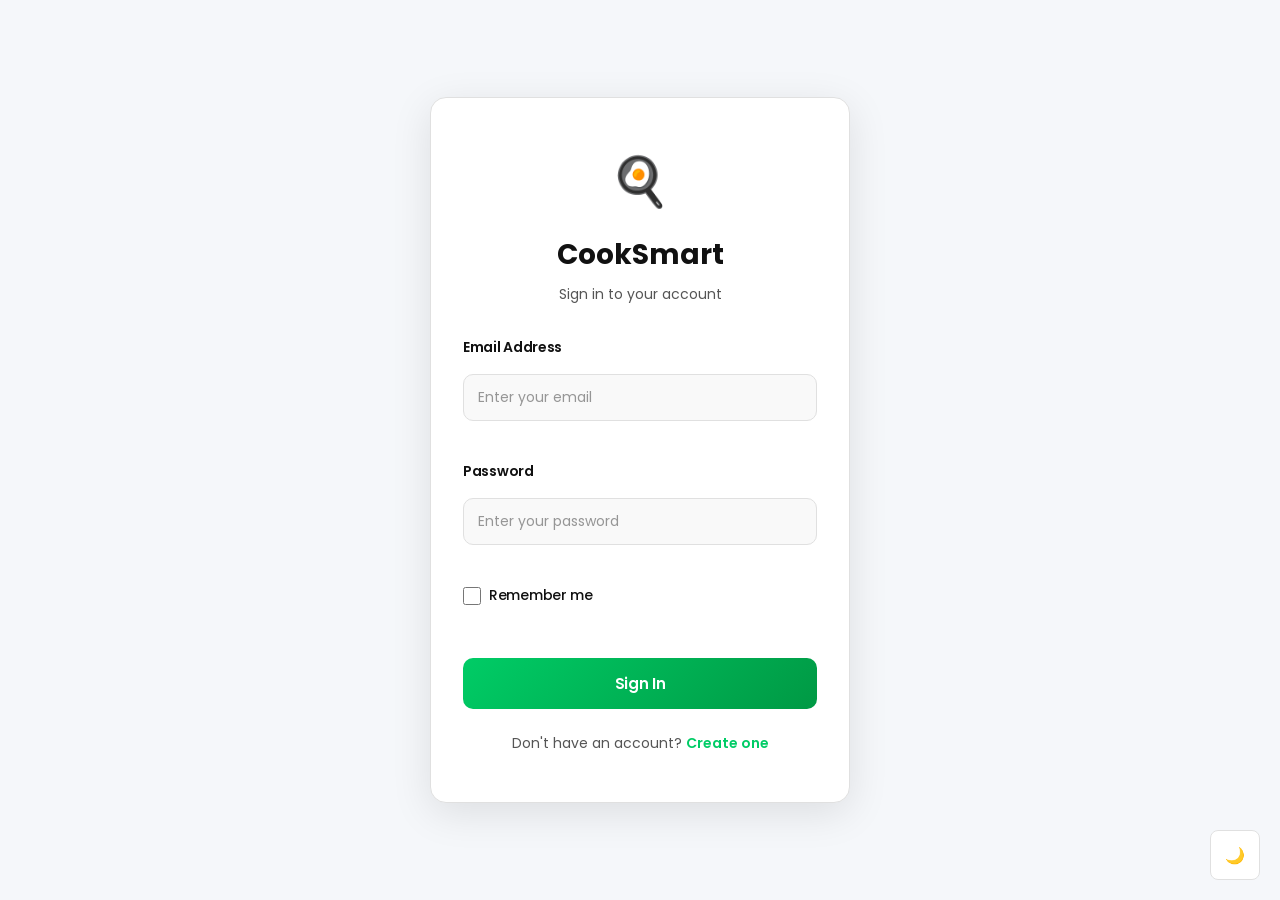
<file: budget.html>
<!DOCTYPE html>
<html lang="en">

<head>
    <meta charset="UTF-8">
    <meta name="viewport" content="width=device-width, initial-scale=1.0">
    <title>Budget Tracker — CookSmart</title>

    <!-- Google Font -->
    <link href="https://fonts.googleapis.com/css2?family=Poppins:wght@300;400;500;600;700&display=swap" rel="stylesheet">

    <!-- Styles -->
    <link rel="stylesheet" href="css/style.css">
    <link rel="stylesheet" href="css/budget.css">
</head>

<body>

    <!-- NAVBAR -->
    <nav class="navbar">
        <div class="nav-logo">🍳 CookSmart</div>
        <div class="nav-links">
            <a href="index.html">🏠 Home</a>
            <a href="fridge.html">🧊 Fridge</a>
            <a href="budget.html">💰 Budget</a>
            <a href="profile.html">👤 Profile</a>
            <a href="contact.html">📬 Contact</a>
        </div>
        <button id="darkModeBtn" onclick="toggleDarkMode()">🌙</button>
    </nav>


    <!-- PAGE -->
    <div class="page">

        <h1 class="page-title">💰 Budget Tracker</h1>


        <!-- SET MONTHLY BUDGET -->
        <div class="card" style="margin-bottom: 24px;">
            <h2 class="form-title">Set Monthly Budget</h2>
            <div class="budget-set-row">
                <span>₹</span>
                <input
                    type="number"
                    id="budgetInput"
                    placeholder="eg: 3000"
                    min="0"
                />
                <button class="btn btn-primary"
                    onclick="setMonthlyBudget()">
                    Set Budget
                </button>
            </div>
        </div>


        <!-- BUDGET OVERVIEW -->
        <div class="budget-overview">

            <div class="budget-stat">
                <span class="amount" id="totalBudget">₹0</span>
                <span class="label">Monthly Budget</span>
            </div>

            <div class="budget-stat">
                <span class="amount spent" id="totalSpent">₹0</span>
                <span class="label">Total Spent</span>
            </div>

            <div class="budget-stat">
                <span class="amount remaining" id="totalRemaining">₹0</span>
                <span class="label">Remaining</span>
            </div>

        </div>


        <!-- BUDGET PROGRESS BAR -->
        <div class="budget-progress-card">
            <div class="progress-label">
                <span id="progressText">0% of budget used</span>
                <span id="progressPercent">0%</span>
            </div>
            <div class="progress-wrap" style="margin-top: 10px;">
                <div class="progress-fill" id="budgetBar"
                    style="width: 0%">
                </div>
            </div>
        </div>


        <!-- ADD EXPENSE MANUALLY -->
        <div class="card" style="margin-bottom: 24px;">
            <h2 class="form-title">Add Expense</h2>
            <div class="add-expense-form">

                <div class="form-group">
                    <label>Dish Name</label>
                    <input
                        type="text"
                        id="expenseDish"
                        placeholder="eg: Dal Rice"
                    />
                </div>

                <div class="form-group">
                    <label>Amount Spent</label>
                    <input
                        type="number"
                        id="expenseAmount"
                        placeholder="eg: 150"
                        min="0"
                    />
                </div>

                <button class="btn btn-primary"
                    onclick="addExpense()">
                    + Add
                </button>

            </div>
        </div>


        <!-- SPENDING HISTORY -->
        <h2 class="section-heading">Spending History</h2>

        <div id="historyList">
            <div class="empty-state">
                <div class="icon">💰</div>
                <h3>No expenses yet</h3>
                <p>Start cooking to track your spending</p>
            </div>
        </div>


    </div>


    <!-- FOOTER -->
    <footer class="footer">
        🍳 CookSmart — Made for Students
    </footer>


    <!-- SCRIPTS -->
    <script src="js/config.js"></script>
    <script src="js/app.js"></script>
    <script src="js/budget.js"></script>

</body>
</html>
</file>
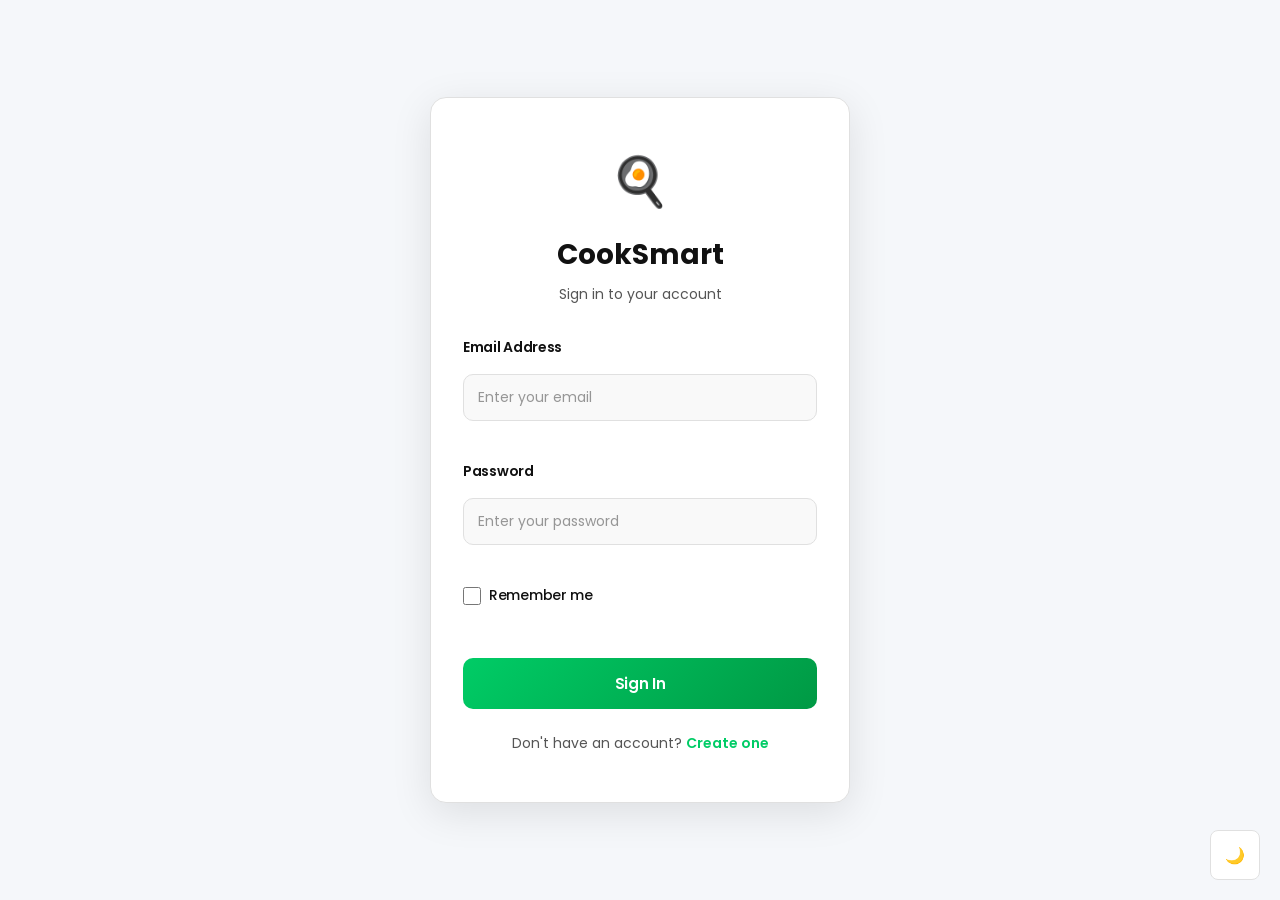
<file: contact.html>
<!DOCTYPE html>
<html lang="en">

<head>
    <meta charset="UTF-8" />
    <meta name="viewport" content="width=device-width, initial-scale=1.0" />
    <title>Contact — CookSmart</title>

    <!-- Google Font -->
    <link href="https://fonts.googleapis.com/css2?family=Poppins:wght@300;400;500;600;700&display=swap" rel="stylesheet" />

    <!-- Styles -->
    <link rel="stylesheet" href="css/style.css" />
    <link rel="stylesheet" href="css/contact.css" />
</head>

<body>
    <nav class="navbar">
        <div class="nav-logo">🍳 CookSmart</div>
        <div class="nav-links">
            <a href="index.html">🏠 Home</a>
            <a href="fridge.html">🧊 Fridge</a>
            <a href="budget.html">💰 Budget</a>
            <a href="profile.html">👤 Profile</a>
            <a href="contact.html">📬 Contact</a>
        </div>
        <button id="darkModeBtn" onclick="toggleDarkMode()">🌙</button>
    </nav>

    <div class="page">
        <div class="profile-header contact-header">
            <div class="profile-avatar">👥</div>
            <div class="profile-name">CookSmart Team</div>
            <div class="profile-title">Contact the developers and view portfolio links.</div>
        </div>

        <div class="contact-grid">
            <div class="contact-card contact-person">
                <div class="contact-photo">
                    <img src="images/profile_.jpeg" alt="Kasi Viswanatham">
                </div>
                <div class="contact-info">
                    <h2>Kasi Viswanatham</h2>
                    <p>Frontend Developer</p>
                    <p>Builds the app interface, landing page, and interactive UI components.</p>
                    <div class="contact-links">
                        <a href="https://skasiviswanadham.github.io/portfolio/" target="_blank" rel="noopener noreferrer">Portfolio</a>
                    </div>
                </div>
            </div>

            <div class="contact-card contact-person">
                <div class="contact-photo">
                    <img src="images/priya-sharma.jpeg" alt="K. Sathya">
                </div>
                <div class="contact-info">
                    <h2>K. Sathya</h2>
                    <p>Backend Engineer</p>
                    <p>Manages API logic, search experience, and app reliability.</p>
                    <div class="contact-links">
                        <a href="https://sathya254.github.io/UID-ASSIGNMENTS/" target="_blank" rel="noopener noreferrer">Portfolio</a>
                    </div>
                </div>
            </div>

            <div class="contact-card contact-person">
                <div class="contact-photo">
                    <img src="images/aditi-desai.jpeg" alt="N. Koushik">
                </div>
                <div class="contact-info">
                    <h2>N. Koushik</h2>
                    <p>UI/UX Designer</p>
                    <p>Designed the visual language and polished user experience for CookSmart.</p>
                    <div class="contact-links">
                        <a href="https://koushikdsai.github.io/" target="_blank" rel="noopener noreferrer">Portfolio</a>
                    </div>
                </div>
            </div>

            <div class="contact-card contact-person">
                <div class="contact-photo">
                    <img src="images/karan-mehta.jpeg" alt="N. Pavan Sai">
                </div>
                <div class="contact-info">
                    <h2>N. Pavan Sai</h2>
                    <p>Product Lead</p>
                    <p>Coordinates product features, testing, and app direction.</p>
                    <div class="contact-links">
                        <a href="https://pavan-sai-11.github.io/Portfolio/#contact" target="_blank" rel="noopener noreferrer">Portfolio</a>
                    </div>
                </div>
            </div>
        </div>

        <div class="contact-card contact-summary">
            <h2>Get in touch</h2>
            <p>Send feedback, report bugs, or request features by emailing the team.</p>
            <p class="contact-email">team@cooksmart.app</p>
            <div class="contact-actions">
                <a href="mailto:team@cooksmart.app" class="btn btn-primary">Email Team</a>
            </div>
        </div>
    </div>

    <footer class="footer">🍳 CookSmart — Made for Students</footer>

    <script src="js/config.js"></script>
    <script src="js/app.js"></script>
</body>

</html>
</file>
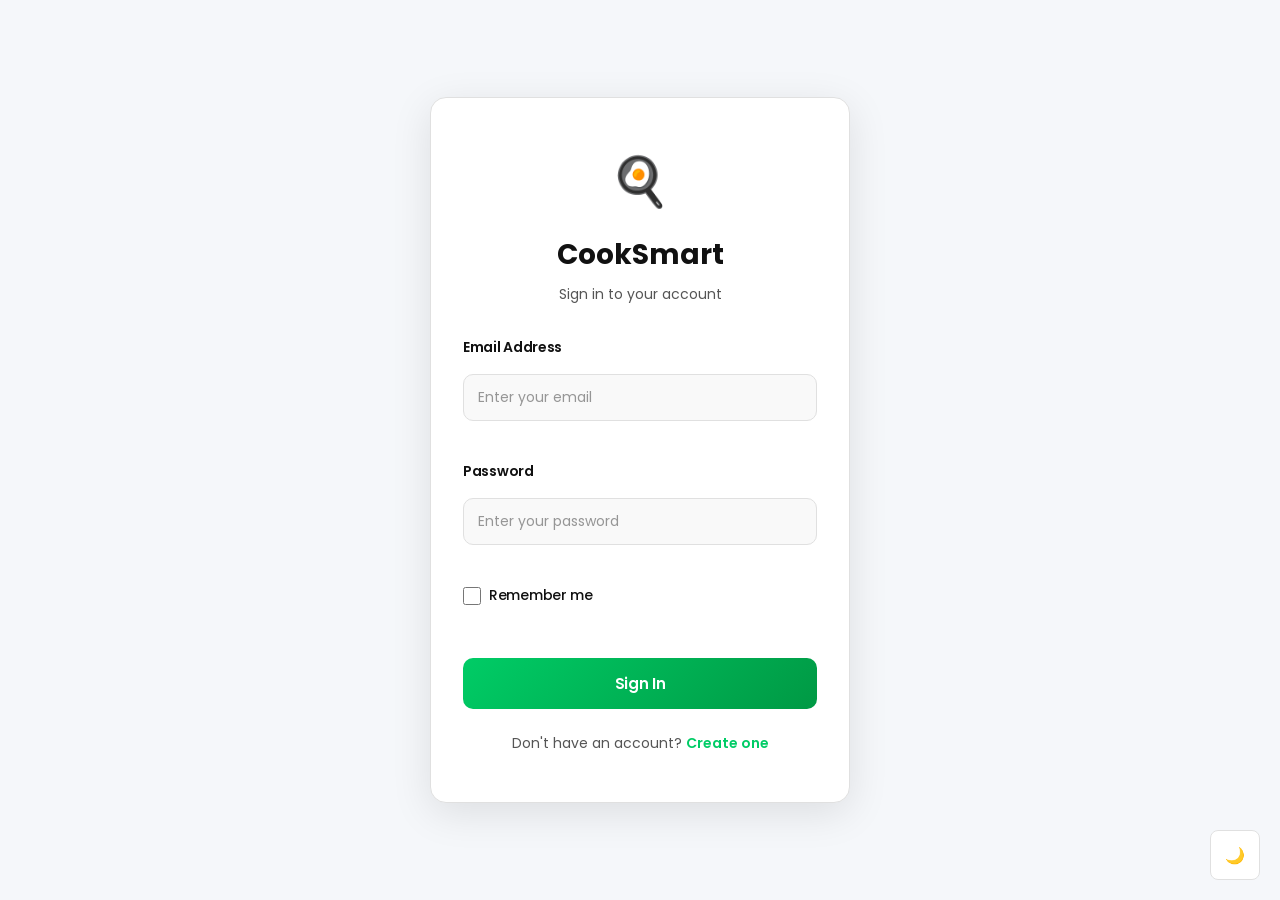
<file: cooking-mode.html>
<!DOCTYPE html>
<html lang="en">

<head>
    <meta charset="UTF-8">
    <meta name="viewport" content="width=device-width, initial-scale=1.0">
    <title>Cooking Mode — CookSmart</title>

    <!-- Google Font -->
    <link href="https://fonts.googleapis.com/css2?family=Poppins:wght@300;400;500;600;700&display=swap" rel="stylesheet">

    <!-- Styles -->
    <link rel="stylesheet" href="css/style.css">
    <link rel="stylesheet" href="css/cooking.css">
</head>

<body>

    <!-- NAVBAR -->
    <nav class="navbar">
        <div class="nav-logo">🍳 CookSmart</div>
        <div class="nav-links">
            <a href="index.html">🏠 Home</a>
            <a href="fridge.html">🧊 Fridge</a>
            <a href="budget.html">💰 Budget</a>
            <a href="profile.html">👤 Profile</a>
            <a href="contact.html">📬 Contact</a>
        </div>
        <button id="darkModeBtn" onclick="toggleDarkMode()">🌙</button>
    </nav>


    <!-- PAGE -->
    <div class="page">

        <!-- Cooking View — shows during cooking -->
        <div id="cookingView">

            <!-- Progress -->
            <div class="cooking-progress">
                <div class="step-counter" id="stepCounter">
                    Step 1 of 10
                </div>
                <div class="progress-wrap">
                    <div class="progress-fill" id="progressFill"
                        style="width: 10%">
                    </div>
                </div>
            </div>

            <!-- YouTube Video -->
            <div class="video-box">
                <div id="videoContainer">
                    <!-- Video loads here -->
                    <div class="spinner-container">
                        <div class="spinner"></div>
                        <p>Loading video...</p>
                    </div>
                </div>
            </div>

            <!-- Current Step -->
            <div class="step-box">
                <div class="step-number" id="stepNumber">STEP 1</div>
                <div class="step-text"  id="stepText">Loading...</div>
            </div>


            <!-- Step Navigation -->
            <div class="step-nav">
                <button class="btn btn-secondary"
                    onclick="prevStep()">
                    ← Previous
                </button>
                <button class="btn btn-primary"
                    onclick="nextStep()">
                    Next Step →
                </button>
            </div>

        </div>


        <!-- Completion View — shows after last step -->
        <div id="completionView" style="display:none;">

            <div class="completion-box">

                <div class="big-emoji">🎉</div>
                <h2 id="completionTitle">You Did It!</h2>
                <p id="completionSubtitle">
                    Your dish is ready. Enjoy your meal!
                </p>

                <!-- Achievement -->
                <div class="achievement-popup" id="achievementPopup"
                    style="display:none;">
                </div>

                <!-- Budget Entry -->
                <div class="budget-entry">
                    <h3>💰 How much did you spend?</h3>
                    <p>Enter grocery cost for this dish</p>
                    <div class="budget-input-row">
                        <span>₹</span>
                        <input
                            type="number"
                            id="spentInput"
                            placeholder="e.g. 150"
                            min="0"
                        />
                        <button class="btn btn-success"
                            onclick="saveBudgetEntry()">
                            Save
                        </button>
                    </div>
                </div>

                <!-- Next Actions -->
                <div class="completion-actions">
                    <button class="btn btn-primary"
                        onclick="window.location.href='index.html'">
                        🏠 Back to Home
                    </button>
                    <button class="btn btn-secondary"
                        onclick="window.location.href='profile.html'">
                        👤 View Profile
                    </button>
                </div>

            </div>
        </div>

    </div>


    <!-- FOOTER -->
    <footer class="footer">
        🍳 CookSmart — Made for Students
    </footer>


    <!-- SCRIPTS -->
    <script src="js/config.js"></script>
    <script src="js/app.js"></script>
    <script src="js/cooking-mode.js"></script>

</body>
</html>
</file>
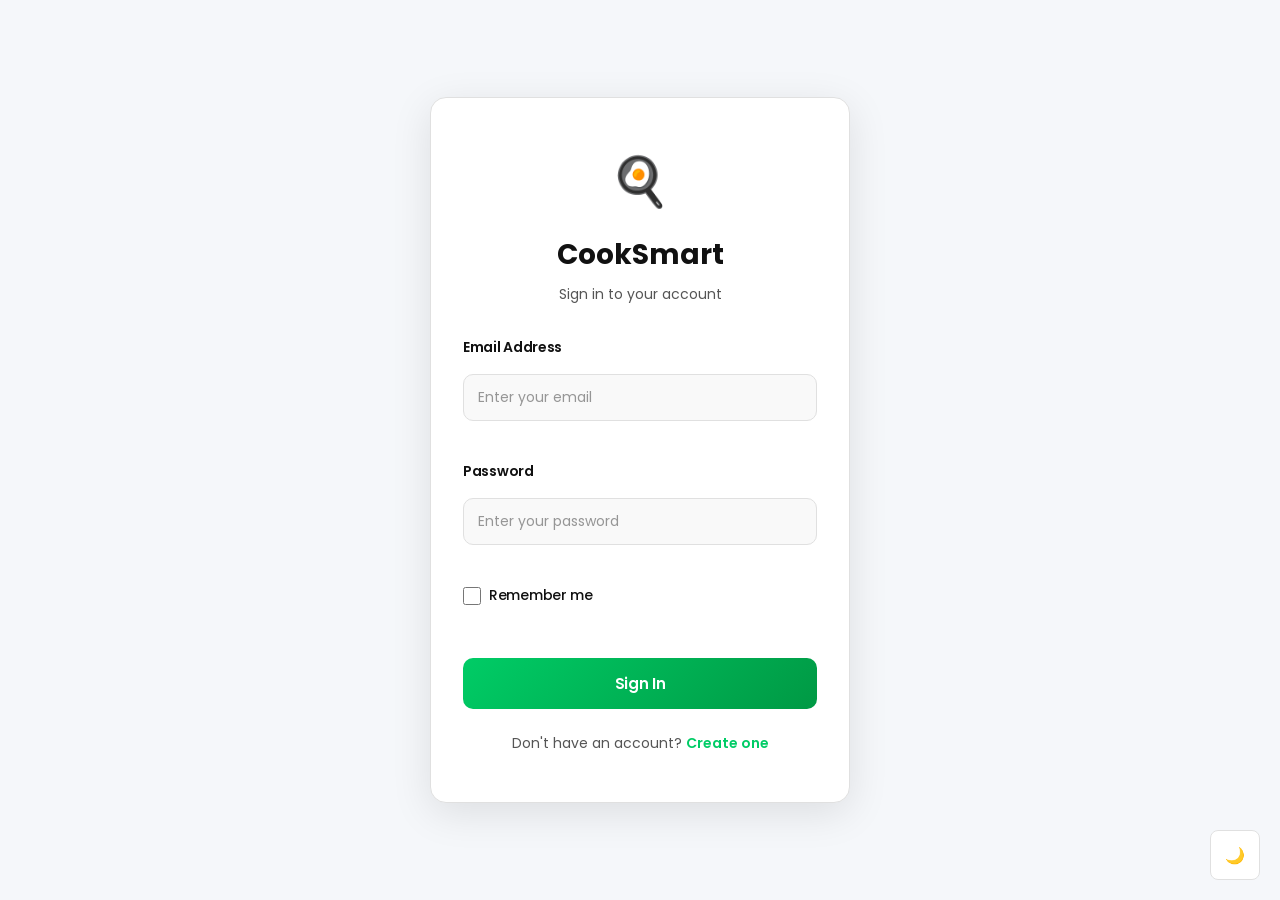
<file: fridge.html>
<!DOCTYPE html>
<html lang="en">

<head>
    <meta charset="UTF-8">
    <meta name="viewport" content="width=device-width, initial-scale=1.0">
    <title>Fridge Tracker — CookSmart</title>

    <!-- Google Font -->
    <link href="https://fonts.googleapis.com/css2?family=Poppins:wght@300;400;500;600;700&display=swap" rel="stylesheet">

    <!-- Styles -->
    <link rel="stylesheet" href="css/style.css">
    <link rel="stylesheet" href="css/fridge.css">
</head>

<body>

    <!-- NAVBAR -->
    <nav class="navbar">
        <div class="nav-logo">🍳 CookSmart</div>
        <div class="nav-links">
            <a href="index.html">🏠 Home</a>
            <a href="fridge.html">🧊 Fridge</a>
            <a href="budget.html">💰 Budget</a>
            <a href="profile.html">👤 Profile</a>
            <a href="contact.html">📬 Contact</a>
        </div>
        <button id="darkModeBtn" onclick="toggleDarkMode()">🌙</button>
    </nav>


    <!-- PAGE -->
    <div class="page">

        <h1 class="page-title">🧊 My Fridge</h1>


        <!-- FRIDGE HEALTH SCORE -->
        <div class="health-card">
            <p class="health-label">Fridge Health Score</p>
            <div class="health-score" id="healthScore">100%</div>
            <div class="progress-wrap">
                <div class="progress-fill" id="healthBar"
                    style="width: 100%">
                </div>
            </div>
            <p class="health-msg" id="healthMsg">
                All items are fresh!
            </p>
        </div>


        <!-- ADD INGREDIENT FORM -->
        <div class="card" style="margin-bottom: 24px;">
            <h2 class="form-title">Add Ingredient</h2>
            <div class="add-form">

                <!-- Ingredient Name -->
                <div class="form-group">
                    <label>Ingredient Name</label>
                    <input
                        type="text"
                        id="ingName"
                        placeholder="eg: Tomato, Milk, Paneer"
                    />
                </div>

                <!-- Quantity -->
                <div class="form-group">
                    <label>Quantity</label>
                    <input
                        type="text"
                        id="ingQty"
                        placeholder="eg: 500g, 2 pcs"
                    />
                </div>

                <!-- Expiry Date -->
                <div class="form-group">
                    <label>Expiry Date</label>
                    <input
                        type="date"
                        id="ingExpiry"
                    />
                </div>

                <button class="btn btn-primary"
                    onclick="addIngredient()">
                    + Add
                </button>

            </div>
        </div>


        <!-- EXPIRING SOON ALERT -->
        <div id="expiryAlert" style="display:none;">
        </div>


        <!-- FIND RECIPES WITH EXPIRING ITEMS -->
        <div id="expiringRecipeSection" style="display:none;">
            <button class="btn btn-primary"
                style="margin-bottom: 24px; width: 100%;"
                onclick="findRecipesWithExpiring()">
                🍳 Find Recipes Using Expiring Items
            </button>
        </div>


        <!-- FRIDGE ITEMS LIST -->
        <h2 class="section-heading">My Ingredients</h2>

        <div id="fridgeList">
            <!-- Items load here -->
            <div class="empty-state">
                <div class="icon">🧊</div>
                <h3>Your fridge is empty</h3>
                <p>Add ingredients to start tracking</p>
            </div>
        </div>

    </div>


    <!-- FOOTER -->
    <footer class="footer">
        🍳 CookSmart — Made for Students
    </footer>


    <!-- SCRIPTS -->
    <script src="js/config.js"></script>
    <script src="js/app.js"></script>
    <script src="js/fridge.js"></script>

</body>
</html>
</file>
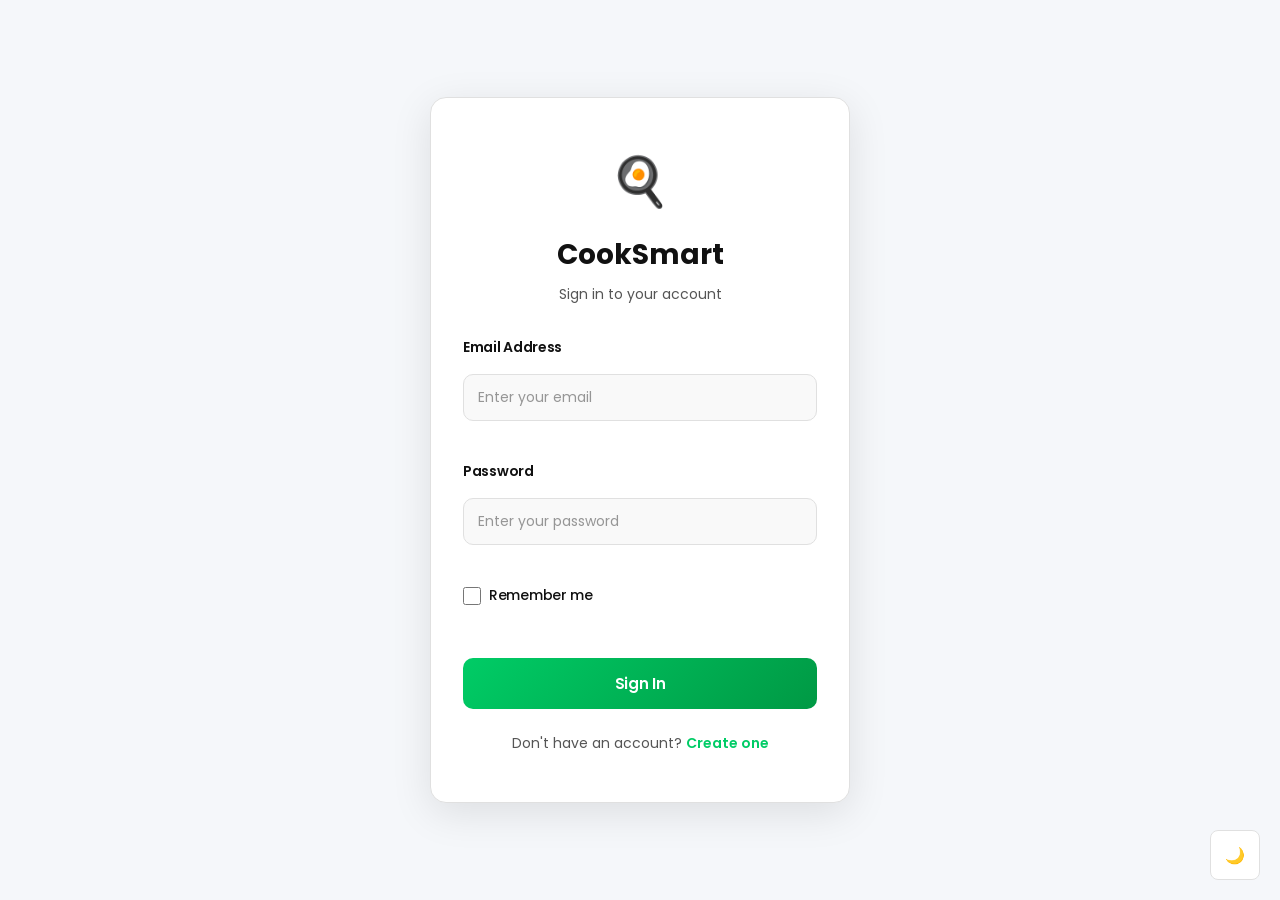
<file: login.html>
<!DOCTYPE html>
<html lang="en">

<head>
    <meta charset="UTF-8" />
    <meta name="viewport" content="width=device-width, initial-scale=1.0" />
    <title>Login — CookSmart</title>

    <!-- Google Font -->
    <link href="https://fonts.googleapis.com/css2?family=Poppins:wght@300;400;500;600;700&display=swap" rel="stylesheet" />

    <!-- Styles -->
    <link rel="stylesheet" href="css/style.css" />
    <link rel="stylesheet" href="css/login.css" />
</head>

<body>
    <div class="login-container">
        <div class="login-card">
            <div class="login-header">
                <div class="login-logo">🍳</div>
                <h1>CookSmart</h1>
                <p>Sign in to your account</p>
            </div>

            <form id="loginForm" class="login-form">
                <div class="form-group">
                    <label for="email">Email Address</label>
                    <input 
                        type="email" 
                        id="email" 
                        name="email" 
                        placeholder="Enter your email"
                        required
                    />
                </div>

                <div class="form-group">
                    <label for="password">Password</label>
                    <input 
                        type="password" 
                        id="password" 
                        name="password" 
                        placeholder="Enter your password"
                        required
                    />
                </div>

                <div class="form-group checkbox">
                    <input type="checkbox" id="rememberMe" name="rememberMe" />
                    <label for="rememberMe">Remember me</label>
                </div>

                <button type="submit" class="btn-login">Sign In</button>

                <div id="errorMessage" class="error-message"></div>
            </form>

            <div class="login-footer">
                <p>Don't have an account? <a href="#" onclick="toggleSignup()">Create one</a></p>
            </div>
        </div>

        <!-- Signup Card (Hidden by default) -->
        <div class="signup-card" id="signupCard" style="display: none;">
            <div class="login-header">
                <div class="login-logo">🍳</div>
                <h1>CookSmart</h1>
                <p>Create your account</p>
            </div>

            <form id="signupForm" class="login-form">
                <div class="form-group">
                    <label for="signupEmail">Email Address</label>
                    <input 
                        type="email" 
                        id="signupEmail" 
                        name="signupEmail" 
                        placeholder="Enter your email"
                        required
                    />
                </div>

                <div class="form-group">
                    <label for="signupPassword">Password</label>
                    <input 
                        type="password" 
                        id="signupPassword" 
                        name="signupPassword" 
                        placeholder="Create a password (min 6 chars)"
                        required
                        minlength="6"
                    />
                </div>

                <div class="form-group">
                    <label for="confirmPassword">Confirm Password</label>
                    <input 
                        type="password" 
                        id="confirmPassword" 
                        name="confirmPassword" 
                        placeholder="Confirm your password"
                        required
                    />
                </div>

                <button type="submit" class="btn-login">Create Account</button>

                <div id="signupErrorMessage" class="error-message"></div>
            </form>

            <div class="login-footer">
                <p>Already have an account? <a href="#" onclick="toggleSignup()">Sign in</a></p>
            </div>
        </div>

        <button id="darkModeBtn" class="dark-mode-btn" onclick="toggleDarkMode()">🌙</button>
    </div>

    <script src="js/config.js"></script>
    <script src="js/login.js"></script>
</body>

</html>
</file>
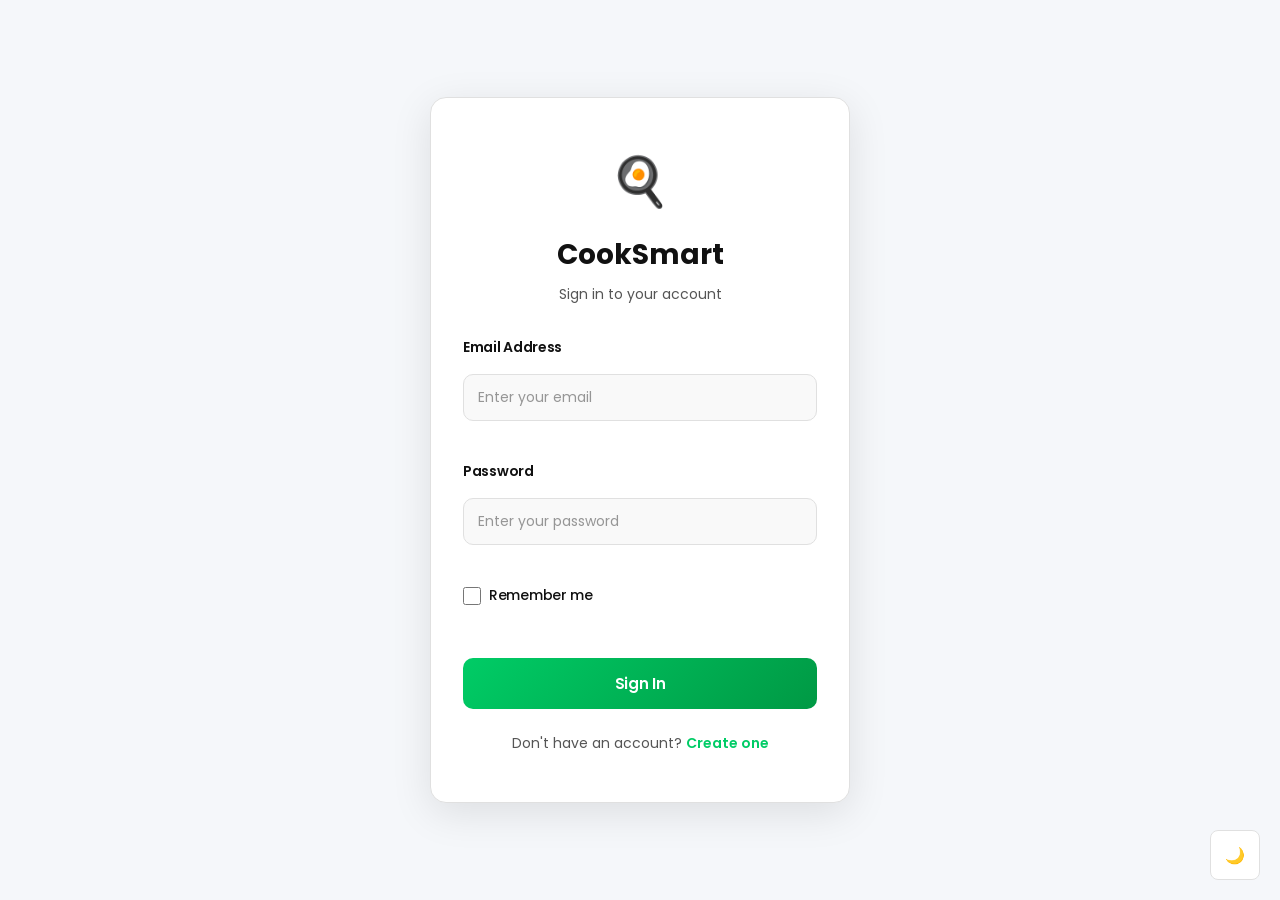
<file: profile.html>
<!DOCTYPE html>
<html lang="en">

<head>
    <meta charset="UTF-8">
    <meta name="viewport" content="width=device-width, initial-scale=1.0">
    <title>Profile — CookSmart</title>

    <!-- Google Font -->
    <link href="https://fonts.googleapis.com/css2?family=Poppins:wght@300;400;500;600;700&display=swap" rel="stylesheet">

    <!-- Styles -->
    <link rel="stylesheet" href="css/style.css">
    <link rel="stylesheet" href="css/profile.css">
</head>

<body>

    <!-- NAVBAR -->
    <nav class="navbar">
        <div class="nav-logo">🍳 CookSmart</div>
        <div class="nav-links">
            <a href="index.html">🏠 Home</a>
            <a href="fridge.html">🧊 Fridge</a>
            <a href="budget.html">💰 Budget</a>
            <a href="profile.html">👤 Profile</a>
            <a href="contact.html">📬 Contact</a>
        </div>
        <button id="darkModeBtn" onclick="toggleDarkMode()">🌙</button>
    </nav>


    <!-- PAGE -->
    <div class="page">

        <!-- PROFILE HEADER -->
        <div class="profile-header">
            <div class="profile-avatar">👨‍🍳</div>
            <div class="profile-name" id="profileName">
                Student
            </div>
            <div class="profile-title" id="profileTitle">
                Beginner Cook
            </div>

            <!-- Edit Name -->
            <div class="edit-name-row">
                <input
                    type="text"
                    id="nameInput"
                    placeholder="Enter your name"
                />
                <button onclick="saveName()">Save</button>
            </div>
        </div>


        <!-- STATS -->
        <div class="profile-stats">

            <div class="profile-stat">
                <span class="value" id="statDishes">0</span>
                <span class="label">Dishes Cooked</span>
            </div>

            <div class="profile-stat">
                <span class="value" id="statStreak">0🔥</span>
                <span class="label">Day Streak</span>
            </div>

            <div class="profile-stat">
                <span class="value" id="statSaved">₹0</span>
                <span class="label">Saved Recipes</span>
            </div>

        </div>


        <!-- ACHIEVEMENTS -->
        <h2 class="section-heading">🏅 Achievements</h2>

        <div class="achievements-grid" id="achievementsGrid">
            <!-- Loads from JS -->
        </div>


        <!-- SAVED COOKBOOK -->
        <h2 class="section-heading" style="margin-top: 32px;">
            ❤️ My Cookbook
        </h2>

        <div id="cookbookList">
            <!-- Loads from JS -->
        </div>


        <!-- DIETARY PREFERENCES -->
        <h2 class="section-heading" style="margin-top: 32px;">
            ⚙️ Dietary Preferences
        </h2>

        <div class="card">
            <div class="pref-group">

                <label class="pref-option">
                    <input type="checkbox" id="prefVeg"
                        onchange="savePreferences()"/>
                    🌱 Vegetarian Only
                </label>

                <label class="pref-option">
                    <input type="checkbox" id="prefVegan"
                        onchange="savePreferences()"/>
                    🌿 Vegan Only
                </label>

                <label class="pref-option">
                    <input type="checkbox" id="prefGluten"
                        onchange="savePreferences()"/>
                    🌾 Gluten Free
                </label>

                <label class="pref-option">
                    <input type="checkbox" id="prefDairy"
                        onchange="savePreferences()"/>
                    🥛 Dairy Free
                </label>

            </div>
        </div>


        <!-- RESET BUTTON -->
        <button
            class="btn btn-danger"
            style="margin-top: 32px; width: 100%;"
            onclick="resetAll()">
            🗑️ Reset All Data
        </button>


    </div>


    <!-- FOOTER -->
    <footer class="footer">
        🍳 CookSmart — Made for Students
    </footer>


    <!-- SCRIPTS -->
    <script src="js/config.js"></script>
    <script src="js/app.js"></script>
    <script src="js/profile.js"></script>

</body>
</html>
</file>
<file: css/style.css>
/* CookSmart - Global Styles */

/* --------------------------------
   CSS VARIABLES — LIGHT MODE
-------------------------------- */
:root {
    --primary:      #00CC66;
    --primary-dark: #009944;
    --primary-glow: rgba(0, 204, 102, 0.3);

    --bg:           #F5F7FA;
    --bg-card:      #FFFFFF;
    --bg-nav:       #FFFFFF;
    --bg-input:     #F9F9F9;

    --text:         #111111;
    --text-sub:     #555555;

    --border:       #E0E0E0;
    --shadow:       0 4px 16px rgba(0,0,0,0.08);
    --radius:       16px;

    --success:      #00B894;
    --warning:      #F39C12;
    --danger:       #E74C3C;
}

/* --------------------------------
   CSS VARIABLES — DARK MODE
-------------------------------- */
body.dark {
    --bg:           #0D0D0D;
    --bg-card:      #1A1A1A;
    --bg-nav:       #111111;
    --bg-input:     #242424;

    --text:         #F0F0F0;
    --text-sub:     #AAAAAA;

    --border:       #2A2A2A;
    --shadow:       0 4px 20px rgba(0,0,0,0.5);
}


/* --------------------------------
   RESET
-------------------------------- */
*, *::before, *::after {
    margin: 0;
    padding: 0;
    box-sizing: border-box;
}

body {
    font-family: 'Poppins', sans-serif;
    background: var(--bg);
    color: var(--text);
    transition: background 0.4s ease, color 0.4s ease;
    min-height: 100vh;
    position: relative;
}

a    { text-decoration: none; color: inherit; }
button { cursor: pointer; font-family: 'Poppins', sans-serif; border: none; outline: none; }
input  { 
    font-family: 'Poppins', sans-serif; 
    outline: none; 
    border: none;
}


/* --------------------------------
   NAVBAR
-------------------------------- */
.navbar {
    display: flex;
    align-items: center;
    justify-content: space-between;
    padding: 16px 40px;
    background: var(--bg-nav);
    border-bottom: 1px solid var(--border);
    box-shadow: 0 2px 12px rgba(0,0,0,0.05);
    position: sticky;
    top: 0;
    z-index: 1000;
    transition: all 0.3s ease;
}

.nav-logo {
    font-size: 22px;
    font-weight: 700;
    color: var(--primary);
    letter-spacing: -0.5px;
    display: flex;
    align-items: center;
    gap: 8px;
}

.nav-links { 
    display: flex; 
    gap: 8px; 
}

.nav-links a {
    padding: 8px 16px;
    border-radius: 8px;
    font-size: 13px;
    font-weight: 500;
    color: var(--text-sub);
    transition: all 0.3s ease;
    position: relative;
}

.nav-links a:hover,
.nav-links a.active {
    background: rgba(0, 204, 102, 0.1);
    color: var(--primary);
    transform: translateY(-2px);
}

.nav-links a.active::after {
    content: '';
    position: absolute;
    bottom: -8px;
    left: 50%;
    transform: translateX(-50%);
    width: 4px;
    height: 4px;
    background: var(--primary);
    border-radius: 50%;
}

#darkModeBtn {
    background: var(--bg-card);
    border: 1.5px solid var(--border);
    border-radius: 8px;
    padding: 8px 12px;
    font-size: 16px;
    color: var(--text);
    transition: all 0.3s ease;
    cursor: pointer;
}

#darkModeBtn:hover {
    background: rgba(0, 204, 102, 0.1);
    border-color: var(--primary);
    color: var(--primary);
    transform: scale(1.05);
}

.nav-actions {
    display: flex;
    gap: 12px;
    align-items: center;
}

.btn-logout {
    background: var(--bg-card);
    border: 1.5px solid var(--border);
    border-radius: 8px;
    padding: 8px 12px;
    font-size: 13px;
    color: var(--text);
    transition: all 0.3s ease;
    cursor: pointer;
    font-weight: 500;
}

.btn-logout:hover {
    background: rgba(255, 71, 87, 0.1);
    border-color: #ff4757;
    color: #ff4757;
    transform: scale(1.05);
}


/* --------------------------------
   PAGE WRAPPE2px 28px;
    border-radius: 8px;
    font-size: 14px;
    font-weight: 600;
    transition: all 0.3s ease;
    border: none;
    cursor: pointer;
};
    margin: 32px auto;
    padding: 0 20px;
}

.page-title {
    font-size: 22px;
    font-weight: 700;
    margin-bottom: 24px;
    padding-left: 14px;
    border-left: 4px solid var(--primary);
    color: var(--text);
}


/* --------------------------------
   BUTTONS
-------------------------------- */
.btn {
    padding: 10px 24px;
    border-radius: 10px;
    font-size: 14px;
    font-weight: 600;
    transition: all 0.25s ease;
    display: inline-flex;
    align-items: center;
    gap: 8px;
    cursor: pointer;
}

.btn-primary {
    background: var(--primary);
    color: #fff;
    border: none;
}
.btn-primary:hover {
    background: var(--primary-dark);
    transform: translateY(-2px);
    box-shadow: 0 4px 14px var(--primary-glow);
}

.btn-secondary {
    background: transparent;
    color: var(--primary);
    border: 2px solid var(--primary);
}
.btn-secondary:hover {
    background: var(--primary);
    color: #fff;
}

.btn-success { 
    background: var(--success); 
    color: #fff; 
    border: none;
}
.btn-success:hover {
    background: #00A380;
    transform: translateY(-2px);
    box-shadow: 0 6px 20px rgba(0, 184, 148, 0.25);
}

.btn-danger  { 
    background: var(--danger);  
    color: #fff; 
    border: none;
}
.btn-danger:hover {
    background: #D63C30;
    transform: translateY(-2px);
    box-shadow: 0 6px 20px rgba(231, 76, 60, 0.25);
}


/* --------------------------------
   FORMS
-------------------------------- */
.form-group {
    margin-bottom: 20px;
}

.form-group label {
    display: block;
    font-size: 13px;
    font-weight: 600;
    margin-bottom: 8px;
    color: var(--text);
    letter-spacing: -0.3px;
}

input[type="text"],
input[type="email"],
input[type="password"],
input[type="number"],
textarea,
select {
    width: 100%;
    padding: 12px 14px;
    border: 1.5px solid var(--border);
    border-radius: 8px;
    background: var(--bg-card);
    color: var(--text);
    font-family: 'Poppins', sans-serif;
    font-size: 14px;
    transition: all 0.3s ease;
}

input[type="text"]:focus,
input[type="email"]:focus,
input[type="password"]:focus,
input[type="number"]:focus,
textarea:focus,
select:focus {
    border-color: var(--primary);
    box-shadow: 0 0 0 3px rgba(0, 204, 102, 0.1);
    background: var(--bg-card);
}

textarea {
    resize: vertical;
    min-height: 100px;
}


/* --------------------------------
   CARD
-------------------------------- */
.card {
    background: var(--bg-card);
    border-radius: var(--radius);
    box-shadow: var(--shadow);
    padding: 20px;
    border: 1px solid var(--border);
    color: var(--text);
    transition: background 0.4s ease, box-shadow 0.3s ease, transform 0.3s ease, border-color 0.4s ease;
}

.card:hover {
    transform: translateY(-3px);
    box-shadow: 0 8px 28px rgba(0,0,0,0.14);
}


/* --------------------------------
   BADGE
-------------------------------- */
.badge {
    display: inline-block;
    padding: 5px 12px;
    border-radius: 20px;
    font-size: 12px;
    font-weight: 600;
    letter-spacing: -0.3px;
}

.badge-success { 
    background: rgba(0,184,148,0.12);  
    color: var(--success);
    border: 1px solid rgba(0,184,148,0.3);
}
.badge-warning { 
    background: rgba(243,156,18,0.12);  
    color: var(--warning);
    border: 1px solid rgba(243,156,18,0.3);
}
.badge-danger  { 
    background: rgba(231,76,60,0.12);   
    color: var(--danger);
    border: 1px solid rgba(231,76,60,0.3);
}


/* --------------------------------
   SPINNER
-------------------------------- */
.spinner-container {
    display: flex;
    flex-direction: column;
    align-items: center;
    padding: 60px 20px;
    gap: 14px;
    color: var(--text-sub);
}

.spinner {
    width: 40px;
    height: 40px;
    border: 4px solid var(--border);
    border-top-color: var(--primary);
    border-radius: 50%;
    animation: spin 0.8s linear infinite;
}
4px 24px;
    border-radius: 10px;
    font-size: 13px;
    font-weight: 500;
    box-shadow: 0 8px 32px rgba(0,0,0,0.15);
    border: 1px solid var(--border);
    z-index: 9999;
    opacity: 0;
    transform: translateY(24px);
    transition: opacity 0.3s ease, transform 0.3s ease;
}

.toast.show    { 
    opacity: 1; 
    transform: translateY(0);
}
.toast.success { 
    border-left: 4px solid var(--success);
    background: rgba(0, 184, 148, 0.08);
}
.toast.error   { 
    border-left: 4px solid var(--danger);
    background: rgba(231, 76, 60, 0.08);
}
.toast.warning { 
    border-left: 4px solid var(--warning);
    background: rgba(243, 156, 18, 0.08);

    font-weight: 500;
    box-shadow: 0 6px 24px rgba(0,0,0,0.18);
    border: 1px solid var(--border);
    z-index: 9999;
    opacity: 0;
    transform: translateY(16px);
    transition: opacity 0.3s ease, transform 0.3s ease;
}

.toast.show    { opacity: 1; transform: translateY(0); }
.toast.success { border-left: 4px solid var(--success); }
.toast.error   { border-left: 4px solid var(--danger); }
.toast.warning { border-left: 4px solid var(--warning); }


/* --------------------------------
   ERROR BOX
-------------------------------- */
.error-box {
    background: rgba(231, 76, 60, 0.08);
    border: 1.5px solid rgba(231, 76, 60, 0.3);
    border-radius: 10px;
    padding: 16px 20px;
    color: var(--danger);
    font-size: 14px;
    margin: 20px 0;
    font-weight: 500;
}


/* --------------------------------
   EMPTY STATE
-------------------------------- */
.empty-state {
    text-align: center;
    padding: 80px 20px;
    color: var(--text-sub);
}

.empty-state .icon { 
    font-size: 56px; 
    margin-bottom: 16px; 
    display: block;
}

.empty-state h3    { 
    font-size: 20px; 
    color: var(--text); 
    margin-bottom: 8px;
    font-weight: 700;
    letter-spacing: -0.5px;
}


/* --------------------------------
   PROGRESS BAR
-------------------------------- */
.progress-wrap {
    background: var(--border);
    border-radius: 12px;
    height: 8px;
    overflow: hidden;
    position: relative;
}

.progress-fill {
    height: 100%;
    border-radius: 12px;
    background: linear-gradient(90deg, var(--primary) 0%, var(--primary-dark) 100%);
    transition: width 0.5s ease;
    box-shadow: 0 2px 8px rgba(0, 204, 102, 0.3);
}


/* --------------------------------
   FOOTER
-------------------------------- */
.footer {
    text-align: center;
    padding: 32px 20px;
    margin-top: 60px;
    border-top: 1.5px solid var(--border);
    background: var(--bg-card);
    color: var(--text-sub);
    font-size: 13px;
    transition: all 0.3s ease;
    font-weight: 500;
    letter-spacing: -0.2px;
}


/* --------------------------------
   ANIMATED BACKGROUND
-------------------------------- */
.background-animation {
    position: fixed;
    top: 0;
    left: 0;
    width: 100%;
    height: 100%;
    z-index: -1;
    overflow: hidden;
    background: var(--bg);
}

.animated-gradient {
    position: absolute;
    top: 0;
    left: 0;
    width: 100%;
    height: 100%;
    background: linear-gradient(
        135deg,
        var(--bg) 0%,
        var(--bg) 100%
    );
    animation: gradientShift 20s ease infinite;
}

@keyframes gradientShift {
    0%, 100% {
        background: linear-gradient(135deg, var(--bg) 0%, rgba(0,204,102,0.08) 100%);
    }
    25% {
        background: linear-gradient(45deg, rgba(0,204,102,0.12) 0%, rgba(243,156,18,0.06) 100%);
    }
    50% {
        background: linear-gradient(135deg, rgba(243,156,18,0.08) 0%, rgba(0,204,102,0.1) 100%);
    }
    75% {
        background: linear-gradient(225deg, rgba(0,184,148,0.1) 0%, var(--bg) 100%);
    }
}

.particles-container {
    position: absolute;
    width: 100%;
    height: 100%;
    top: 0;
    left: 0;
}

.particle {
    position: absolute;
    border-radius: 50%;
    opacity: 0.4;
    pointer-events: none;
    box-shadow: 0 0 15px currentColor;
}

.particle.primary {
    background: var(--primary);
    color: var(--primary);
}

.particle.accent1 {
    background: #00CC99;
    color: #00CC99;
}

.particle.accent2 {
    background: #FFB84D;
    color: #FFB84D;
}

.particle.accent3 {
    background: #00B894;
    color: #00B894;
}

.particle.small {
    width: 6px;
    height: 6px;
    opacity: 0.6;
    box-shadow: 0 0 10px currentColor;
}

.particle.medium {
    width: 10px;
    height: 10px;
    opacity: 0.5;
    box-shadow: 0 0 15px currentColor;
}

.particle.large {
    width: 14px;
    height: 14px;
    opacity: 0.35;
    box-shadow: 0 0 20px currentColor;
}


/* --------------------------------
   RESPONSIVE
-------------------------------- */
@media (max-width: 768px) {
    .navbar { padding: 12px 16px; flex-wrap: wrap; gap: 8px; }
    .nav-links a { padding: 6px 10px; font-size: 12px; }
    .page { margin: 20px auto; padding: 0 14px; }
}

/* Global page container: center and constrain content on large screens */
.page {
    max-width: 1200px;
    margin-left: auto;
    margin-right: auto;
    padding: 20px;
}

/* Images inside page should not stretch full viewport width */
.page img {
    max-width: 100%;
    height: auto;
    display: block;
    margin-left: auto;
    margin-right: auto;
}
</file>
<file: css/budget.css>
/* CookSmart - Budget Page Styles */

/* Form Title */
.form-title {
    font-size: 16px;
    font-weight: 600;
    margin-bottom: 16px;
}

/* Set Budget Row */
.budget-set-row {
    display: flex;
    align-items: center;
    gap: 10px;
}

.budget-set-row span {
    font-size: 20px;
    font-weight: 700;
    color: var(--primary);
}

.budget-set-row input {
    flex: 1;
    padding: 10px 14px;
    border: 1px solid var(--border);
    border-radius: 8px;
    font-size: 15px;
    background: var(--bg);
    color: var(--text);
    transition: border 0.3s ease;
}

.budget-set-row input:focus {
    border-color: var(--primary);
}


/* Budget Overview */
.budget-overview {
    display: grid;
    grid-template-columns: repeat(3, 1fr);
    gap: 16px;
    margin-bottom: 20px;
}

.budget-stat {
    background: var(--bg-card);
    border-radius: var(--radius);
    padding: 20px;
    border: 1px solid var(--border);
    text-align: center;
}

.budget-stat .amount {
    font-size: 26px;
    font-weight: 700;
    color: var(--primary);
    display: block;
    margin-bottom: 6px;
}

/* Spent amount in red */
.budget-stat .amount.spent {
    color: var(--danger);
}

/* Remaining amount in green */
.budget-stat .amount.remaining {
    color: var(--success);
}

.budget-stat .label {
    font-size: 12px;
    color: var(--text-sub);
}


/* Budget Progress Card */
.budget-progress-card {
    background: var(--bg-card);
    border-radius: var(--radius);
    padding: 20px;
    border: 1px solid var(--border);
    margin-bottom: 24px;
}

.progress-label {
    display: flex;
    justify-content: space-between;
    font-size: 13px;
    color: var(--text-sub);
}


/* Add Expense Form */
.add-expense-form {
    display: flex;
    gap: 12px;
    flex-wrap: wrap;
    align-items: flex-end;
}

.form-group {
    display: flex;
    flex-direction: column;
    gap: 6px;
    flex: 1;
    min-width: 150px;
}

.form-group label {
    font-size: 12px;
    font-weight: 600;
    color: var(--text-sub);
}

.form-group input {
    padding: 10px 14px;
    border: 1px solid var(--border);
    border-radius: 8px;
    font-size: 14px;
    background: var(--bg);
    color: var(--text);
    transition: border 0.3s ease;
}

.form-group input:focus {
    border-color: var(--primary);
}


/* Section Heading */
.section-heading {
    font-size: 17px;
    font-weight: 600;
    margin-bottom: 14px;
    padding-left: 10px;
    border-left: 3px solid var(--primary);
}


/* History Items */
.history-list {
    display: flex;
    flex-direction: column;
    gap: 10px;
}

.history-item {
    background: var(--bg-card);
    border-radius: 8px;
    padding: 14px 16px;
    border: 1px solid var(--border);
    display: flex;
    align-items: center;
    justify-content: space-between;
    gap: 12px;
}

.history-left { flex: 1; }

.history-dish {
    font-size: 14px;
    font-weight: 600;
    color: var(--text);
}

.history-date {
    font-size: 12px;
    color: var(--text-sub);
    margin-top: 2px;
}

.history-right {
    display: flex;
    align-items: center;
    gap: 12px;
}

.history-amount {
    font-size: 16px;
    font-weight: 700;
    color: var(--primary);
}

.history-delete {
    background: none;
    color: var(--danger);
    font-size: 16px;
    padding: 4px 8px;
    border-radius: 6px;
    transition: background 0.3s ease;
}

.history-delete:hover {
    background: rgba(214,48,49,0.1);
}


/* Budget Warning */
.budget-warning {
    background: rgba(214,48,49,0.1);
    border: 1px solid var(--danger);
    border-radius: 8px;
    padding: 12px 16px;
    color: var(--danger);
    font-size: 13px;
    font-weight: 500;
    margin-bottom: 16px;
    text-align: center;
}


/* Responsive */
@media (max-width: 768px) {
    .budget-overview    { grid-template-columns: 1fr 1fr; }
    .add-expense-form   { flex-direction: column; }
    .form-group         { min-width: 100%; }
}

/* Keep budget page content centered */
.page {
    max-width: 1200px;
    margin-left: auto;
    margin-right: auto;
    padding: 20px;
}
</file>
<file: css/contact.css>
/* CookSmart - Contact Page Styles */

.contact-header {
    background: var(--bg-card);
    border: 1px solid var(--border);
    border-radius: var(--radius);
    padding: 32px 24px;
    text-align: center;
    margin-bottom: 32px;
}

.contact-header .profile-avatar {
    font-size: 44px;
    margin-bottom: 14px;
}

.contact-header .profile-name {
    font-size: 30px;
    margin-bottom: 8px;
}

.contact-header .profile-title {
    color: var(--text-sub);
    max-width: 700px;
    margin: 0 auto;
}

.contact-grid {
    display: grid;
    grid-template-columns: repeat(2, 1fr);
    gap: 24px;
    margin-bottom: 32px;
}

.contact-person {
    background: var(--bg-card);
    border: 1px solid var(--border);
    border-radius: 18px;
    overflow: hidden;
    transition: transform 0.3s ease, box-shadow 0.3s ease;
}

.contact-person:hover {
    transform: translateY(-4px);
    box-shadow: 0 18px 40px rgba(0,0,0,0.12);
}

.contact-photo {
    width: 100%;
    aspect-ratio: 4 / 3;
    display: block;
    background: #111;
    overflow: hidden;
}

.contact-photo img {
    width: 100%;
    height: 100%;
    object-fit: cover;
    object-position: center;
    display: block;
}

.contact-person:hover .contact-photo img {
    transform: none;
}

.contact-info {
    padding: 22px;
}

.contact-info h2 {
    margin: 0 0 8px;
}

.contact-info p {
    margin: 6px 0;
    color: var(--text-sub);
    line-height: 1.7;
}

.contact-links {
    display: flex;
    flex-wrap: wrap;
    gap: 10px;
    margin-top: 16px;
}

.contact-links a {
    padding: 10px 14px;
    border-radius: 999px;
    background: rgba(0, 204, 102, 0.08);
    color: var(--primary);
    text-decoration: none;
    font-weight: 600;
    transition: background 0.3s ease, color 0.3s ease;
}

.contact-links a:hover {
    background: var(--primary);
    color: white;
}

.contact-summary {
    padding: 28px 24px;
}

.contact-summary h2 {
    margin-top: 0;
}

.contact-email {
    font-size: 16px;
    font-weight: 700;
    color: var(--primary);
    margin: 20px 0;
}

.contact-actions {
    display: flex;
    flex-wrap: wrap;
    gap: 12px;
}

@media (max-width: 900px) {
    .contact-grid { grid-template-columns: 1fr; }
}

@media (max-width: 580px) {
    .contact-header { padding: 24px 18px; }
    .contact-info { padding: 18px; }
    .contact-summary { padding: 22px 18px; }
}
</file>
<file: css/cooking.css>
/* CookSmart - Cooking Mode Styles */

/* Progress */
.cooking-progress {
    background: var(--bg-card);
    border-radius: var(--radius);
    padding: 16px 20px;
    margin-bottom: 20px;
    border: 1px solid var(--border);
}

.step-counter {
    font-size: 13px;
    color: var(--text-sub);
    font-weight: 600;
    margin-bottom: 10px;
}

/* Video */
.video-box {
    border-radius: var(--radius);
    overflow: hidden;
    margin-bottom: 20px;
    border: 1px solid var(--border);
    background: var(--bg-card);
}

.video-box iframe {
    width: 100%;
    height: 300px;
    display: block;
}

/* Step Box */
.step-box {
    background: var(--bg-card);
    border-radius: var(--radius);
    padding: 28px;
    border: 1px solid var(--border);
    margin-bottom: 20px;
    min-height: 140px;
}

.step-number {
    font-size: 11px;
    font-weight: 700;
    color: var(--primary);
    letter-spacing: 2px;
    margin-bottom: 12px;
}

.step-text {
    font-size: 16px;
    line-height: 1.8;
    color: var(--text);
}

/* Timer */
.timer-box {
    background: var(--bg-card);
    border-radius: var(--radius);
    padding: 20px;
    border: 1px solid var(--border);
    text-align: center;
    margin-bottom: 20px;
}

.timer-display {
    font-size: 52px;
    font-weight: 700;
    color: var(--primary);
    font-variant-numeric: tabular-nums;
    margin: 10px 0;
    letter-spacing: 2px;
}

.timer-display.running { color: var(--success); }
.timer-display.done    { color: var(--danger);  }

.timer-controls {
    display: flex;
    justify-content: center;
    gap: 10px;
    margin-top: 12px;
    flex-wrap: wrap;
}

/* Step Navigation */
.step-nav {
    display: flex;
    justify-content: space-between;
    gap: 12px;
    margin-bottom: 32px;
}

.step-nav .btn { flex: 1; justify-content: center; }


/* Completion */
.completion-box {
    text-align: center;
    padding: 40px 20px;
}

.big-emoji {
    font-size: 72px;
    margin-bottom: 16px;
    display: block;
}

.completion-box h2 {
    font-size: 28px;
    font-weight: 700;
    margin-bottom: 8px;
}

.completion-box p {
    font-size: 15px;
    color: var(--text-sub);
    margin-bottom: 24px;
}

/* Achievement Popup */
.achievement-popup {
    background: rgba(255,107,53,0.1);
    border: 2px solid var(--primary);
    border-radius: var(--radius);
    padding: 16px 20px;
    margin: 0 auto 24px auto;
    max-width: 380px;
    font-size: 14px;
    font-weight: 600;
    color: var(--primary);
}

/* Budget Entry */
.budget-entry {
    background: var(--bg-card);
    border-radius: var(--radius);
    padding: 20px;
    border: 1px solid var(--border);
    margin: 0 auto 24px auto;
    max-width: 400px;
}

.budget-entry h3 {
    font-size: 16px;
    font-weight: 600;
    margin-bottom: 6px;
}

.budget-entry p {
    font-size: 13px;
    color: var(--text-sub);
    margin-bottom: 14px;
}

.budget-input-row {
    display: flex;
    align-items: center;
    gap: 8px;
}

.budget-input-row span {
    font-size: 18px;
    font-weight: 700;
    color: var(--primary);
}

.budget-input-row input {
    flex: 1;
    padding: 10px 14px;
    border: 1px solid var(--border);
    border-radius: 8px;
    font-size: 15px;
    background: var(--bg);
    color: var(--text);
}

.budget-input-row input:focus {
    border-color: var(--primary);
}

/* Completion Actions */
.completion-actions {
    display: flex;
    gap: 12px;
    justify-content: center;
    flex-wrap: wrap;
    margin-top: 8px;
}


/* Responsive */
@media (max-width: 768px) {
    .video-box iframe { height: 220px; }
    .timer-display    { font-size: 40px; }
    .step-nav         { flex-direction: column; }
    .completion-actions { flex-direction: column; }
}

/* Video Label */
.video-label {
    padding: 10px 16px;
    font-size: 13px;
    font-weight: 600;
    color: var(--text-sub);
    background: var(--bg-card);
    border-bottom: 1px solid var(--border);
}

/* Video Placeholder */
.video-placeholder {
    padding: 40px 20px;
    text-align: center;
    color: var(--text-sub);
    font-size: 14px;
    background: var(--bg-card);
}
</file>
<file: css/fridge.css>
/* CookSmart - Fridge Page Styles */

/* Health Card */
.health-card {
    background: var(--bg-card);
    border-radius: var(--radius);
    border: 1px solid var(--border);
    padding: 24px;
    text-align: center;
    margin-bottom: 24px;
}

.health-label {
    font-size: 13px;
    color: var(--text-sub);
    margin-bottom: 8px;
}

.health-score {
    font-size: 48px;
    font-weight: 700;
    color: var(--primary);
    margin-bottom: 12px;
}

.health-msg {
    font-size: 13px;
    color: var(--text-sub);
    margin-top: 10px;
}


/* Add Form */
.form-title {
    font-size: 16px;
    font-weight: 600;
    margin-bottom: 16px;
}

.add-form {
    display: flex;
    gap: 12px;
    flex-wrap: wrap;
    align-items: flex-end;
}

.form-group {
    display: flex;
    flex-direction: column;
    gap: 6px;
    flex: 1;
    min-width: 130px;
}

.form-group label {
    font-size: 12px;
    font-weight: 600;
    color: var(--text-sub);
}

.form-group input {
    padding: 10px 14px;
    border: 1px solid var(--border);
    border-radius: 8px;
    font-size: 14px;
    background: var(--bg);
    color: var(--text);
    transition: border 0.3s ease;
}

.form-group input:focus {
    border-color: var(--primary);
}


/* Expiry Alert */
.expiry-alert {
    border-radius: var(--radius);
    padding: 14px 18px;
    margin-bottom: 16px;
    font-size: 13px;
    font-weight: 500;
}

.expiry-alert.warning {
    background: rgba(253,203,110,0.15);
    border: 1px solid var(--warning);
    color: #E67E22;
}

.expiry-alert.danger {
    background: rgba(214,48,49,0.1);
    border: 1px solid var(--danger);
    color: var(--danger);
}


/* Section Heading */
.section-heading {
    font-size: 17px;
    font-weight: 600;
    margin-bottom: 14px;
    padding-left: 10px;
    border-left: 3px solid var(--primary);
}


/* Fridge Items */
.fridge-list {
    display: flex;
    flex-direction: column;
    gap: 10px;
}

.fridge-item {
    background: var(--bg-card);
    border-radius: 8px;
    padding: 14px 16px;
    border: 1px solid var(--border);
    display: flex;
    align-items: center;
    justify-content: space-between;
    gap: 12px;
}

/* Left border color based on status */
.fridge-item.fresh   { border-left: 4px solid var(--success); }
.fridge-item.soon    { border-left: 4px solid var(--warning); }
.fridge-item.expired { border-left: 4px solid var(--danger);  }

.fridge-item-info { flex: 1; }

.fridge-item-name {
    font-size: 14px;
    font-weight: 600;
    color: var(--text);
}

.fridge-item-qty {
    font-size: 12px;
    color: var(--text-sub);
    margin-top: 2px;
}

.fridge-item-expiry {
    font-size: 12px;
    margin-top: 4px;
    font-weight: 500;
}

.fridge-item.fresh   .fridge-item-expiry { color: var(--success); }
.fridge-item.soon    .fridge-item-expiry { color: #E67E22;        }
.fridge-item.expired .fridge-item-expiry { color: var(--danger);  }

.fridge-item-delete {
    background: none;
    color: var(--danger);
    font-size: 18px;
    padding: 4px 8px;
    border-radius: 6px;
    transition: background 0.3s ease;
}

.fridge-item-delete:hover {
    background: rgba(214,48,49,0.1);
}


/* Responsive */
@media (max-width: 768px) {
    .add-form { flex-direction: column; }
    .form-group { min-width: 100%; }
}

/* Keep fridge page content centered */
.page {
    max-width: 1200px;
    margin-left: auto;
    margin-right: auto;
    padding: 20px;
}
</file>
<file: css/login.css>
/* CookSmart - Login Page Styles */

.login-container {
    min-height: 100vh;
    display: flex;
    align-items: center;
    justify-content: center;
    padding: 20px;
    background: var(--bg);
}

.login-card,
.signup-card {
    width: 100%;
    max-width: 420px;
    background: var(--bg-card);
    border: 1px solid var(--border);
    border-radius: var(--radius);
    padding: 48px 32px;
    box-shadow: 0 10px 40px rgba(0, 0, 0, 0.1);
    animation: slideUp 0.4s ease-out;
}

@keyframes slideUp {
    from {
        opacity: 0;
        transform: translateY(20px);
    }
    to {
        opacity: 1;
        transform: translateY(0);
    }
}

.login-header {
    text-align: center;
    margin-bottom: 32px;
}

.login-logo {
    font-size: 48px;
    display: block;
    margin-bottom: 16px;
}

.login-header h1 {
    font-size: 28px;
    font-weight: 700;
    margin: 0 0 8px;
    color: var(--text);
}

.login-header p {
    color: var(--text-sub);
    margin: 0;
    font-size: 14px;
}

.login-form {
    display: flex;
    flex-direction: column;
    gap: 20px;
}

.form-group {
    display: flex;
    flex-direction: column;
    gap: 8px;
}

.form-group label {
    font-size: 14px;
    font-weight: 600;
    color: var(--text);
    letter-spacing: -0.3px;
}

.form-group input[type="email"],
.form-group input[type="password"] {
    padding: 12px 14px;
    border: 1px solid var(--border);
    border-radius: 10px;
    background: var(--bg-input);
    color: var(--text);
    font-size: 14px;
    font-family: inherit;
    transition: all 0.3s ease;
    outline: none;
}

.form-group input[type="email"]:focus,
.form-group input[type="password"]:focus {
    border-color: var(--primary);
    box-shadow: 0 0 0 3px rgba(0, 204, 102, 0.1);
}

.form-group input::placeholder {
    color: var(--text-sub);
    opacity: 0.6;
}

.form-group.checkbox {
    flex-direction: row;
    align-items: center;
    gap: 8px;
}

.form-group.checkbox input[type="checkbox"] {
    width: 18px;
    height: 18px;
    cursor: pointer;
    accent-color: var(--primary);
}

.form-group.checkbox label {
    margin: 0;
    cursor: pointer;
    font-weight: 500;
}

.btn-login {
    padding: 14px 20px;
    background: linear-gradient(135deg, var(--primary) 0%, var(--primary-dark) 100%);
    color: white;
    border: none;
    border-radius: 10px;
    font-size: 15px;
    font-weight: 600;
    cursor: pointer;
    transition: all 0.3s ease;
    letter-spacing: -0.3px;
    margin-top: 12px;
}

.btn-login:hover {
    transform: translateY(-2px);
    box-shadow: 0 8px 20px rgba(0, 204, 102, 0.25);
}

.btn-login:active {
    transform: translateY(0);
}

.error-message {
    padding: 12px 14px;
    background: rgba(255, 71, 87, 0.1);
    border: 1px solid rgba(255, 71, 87, 0.3);
    border-radius: 8px;
    color: #ff4757;
    font-size: 13px;
    text-align: center;
    display: none;
}

.error-message.show {
    display: block;
}

.login-footer {
    text-align: center;
    margin-top: 24px;
    font-size: 14px;
    color: var(--text-sub);
}

.login-footer a {
    color: var(--primary);
    text-decoration: none;
    font-weight: 600;
    transition: color 0.3s ease;
}

.login-footer a:hover {
    color: var(--primary-dark);
}

.dark-mode-btn {
    position: fixed;
    bottom: 20px;
    right: 20px;
    width: 50px;
    height: 50px;
    border-radius: 50%;
    border: 1px solid var(--border);
    background: var(--bg-card);
    font-size: 20px;
    cursor: pointer;
    transition: all 0.3s ease;
    display: flex;
    align-items: center;
    justify-content: center;
}

.dark-mode-btn:hover {
    transform: scale(1.1);
    box-shadow: 0 4px 12px rgba(0, 0, 0, 0.1);
}

/* Dark mode adjustments */
body.dark-mode .login-card,
body.dark-mode .signup-card {
    background: var(--bg-card);
}

/* Responsive */
@media (max-width: 480px) {
    .login-card,
    .signup-card {
        padding: 32px 20px;
    }

    .login-header h1 {
        font-size: 24px;
    }

    .login-logo {
        font-size: 40px;
    }
}
</file>
<file: css/profile.css>
/* CookSmart - Profile Page Styles */

/* Profile Header */
.profile-header {
    background: linear-gradient(
        135deg, var(--primary), var(--primary-dark)
    );
    border-radius: var(--radius);
    padding: 32px;
    text-align: center;
    color: white;
    margin-bottom: 24px;
}

.profile-avatar {
    font-size: 60px;
    margin-bottom: 12px;
}

.profile-name {
    font-size: 22px;
    font-weight: 700;
    margin-bottom: 4px;
}

.profile-title {
    font-size: 14px;
    opacity: 0.85;
    margin-bottom: 16px;
}

/* Edit Name Row */
.edit-name-row {
    display: flex;
    gap: 8px;
    justify-content: center;
    margin-top: 12px;
}

.edit-name-row input {
    padding: 8px 14px;
    border-radius: 8px;
    border: none;
    font-size: 13px;
    width: 180px;
    color: var(--text);
}

.edit-name-row button {
    padding: 8px 16px;
    background: white;
    color: var(--primary);
    border-radius: 8px;
    font-size: 13px;
    font-weight: 700;
    transition: all 0.3s ease;
}

.edit-name-row button:hover {
    background: var(--primary-dark);
    color: white;
}


/* Profile Stats */
.profile-stats {
    display: grid;
    grid-template-columns: repeat(3, 1fr);
    gap: 16px;
    margin-bottom: 28px;
}

.profile-stat {
    background: var(--bg-card);
    border-radius: var(--radius);
    padding: 20px;
    border: 1px solid var(--border);
    text-align: center;
}

.profile-stat .value {
    font-size: 26px;
    font-weight: 700;
    color: var(--primary);
    display: block;
    margin-bottom: 6px;
}

.profile-stat .label {
    font-size: 12px;
    color: var(--text-sub);
}


/* Section Heading */
.section-heading {
    font-size: 17px;
    font-weight: 600;
    margin-bottom: 14px;
    padding-left: 10px;
    border-left: 3px solid var(--primary);
}


/* Achievements Grid */
.achievements-grid {
    display: grid;
    grid-template-columns: repeat(2, 1fr);
    gap: 12px;
    margin-bottom: 8px;
}

.achievement-card {
    background: var(--bg-card);
    border-radius: 8px;
    padding: 16px;
    border: 1px solid var(--border);
    display: flex;
    align-items: center;
    gap: 12px;
    transition: all 0.3s ease;
}

/* Locked achievement looks faded */
.achievement-card.locked {
    opacity: 0.4;
}

/* Unlocked achievement has orange border */
.achievement-card.unlocked {
    border-color: var(--primary);
    background: rgba(255,107,53,0.05);
}

.achievement-icon {
    font-size: 30px;
    flex-shrink: 0;
}

.achievement-name {
    font-size: 13px;
    font-weight: 600;
    color: var(--text);
}

.achievement-desc {
    font-size: 11px;
    color: var(--text-sub);
    margin-top: 3px;
}


/* Cookbook List */
.cookbook-grid {
    display: grid;
    grid-template-columns: repeat(2, 1fr);
    gap: 16px;
}

.cookbook-card {
    background: var(--bg-card);
    border-radius: var(--radius);
    border: 1px solid var(--border);
    overflow: hidden;
    transition: all 0.3s ease;
    cursor: pointer;
}

.cookbook-card:hover {
    transform: translateY(-3px);
    box-shadow: 0 6px 24px rgba(0,0,0,0.12);
}

.cookbook-card img {
    width: 100%;
    aspect-ratio: 16 / 9;
    object-fit: cover;
    display: block;
}

/* Keep profile page content centered */
.page {
    max-width: 1200px;
    margin-left: auto;
    margin-right: auto;
    padding: 20px;
}

.cookbook-card-name {
    padding: 10px 12px;
    font-size: 13px;
    font-weight: 600;
    color: var(--text);
}


/* Preferences */
.pref-group {
    display: flex;
    flex-direction: column;
    gap: 14px;
}

.pref-option {
    display: flex;
    align-items: center;
    gap: 10px;
    font-size: 14px;
    cursor: pointer;
    color: var(--text);
}

.pref-option input {
    width: 17px;
    height: 17px;
    accent-color: var(--primary);
    cursor: pointer;
}


/* Responsive */
@media (max-width: 768px) {
    .profile-stats      { grid-template-columns: 1fr 1fr; }
    .achievements-grid  { grid-template-columns: 1fr; }
    .cookbook-grid      { grid-template-columns: 1fr; }
    .edit-name-row      { flex-direction: column; align-items: center; }
}
</file>
